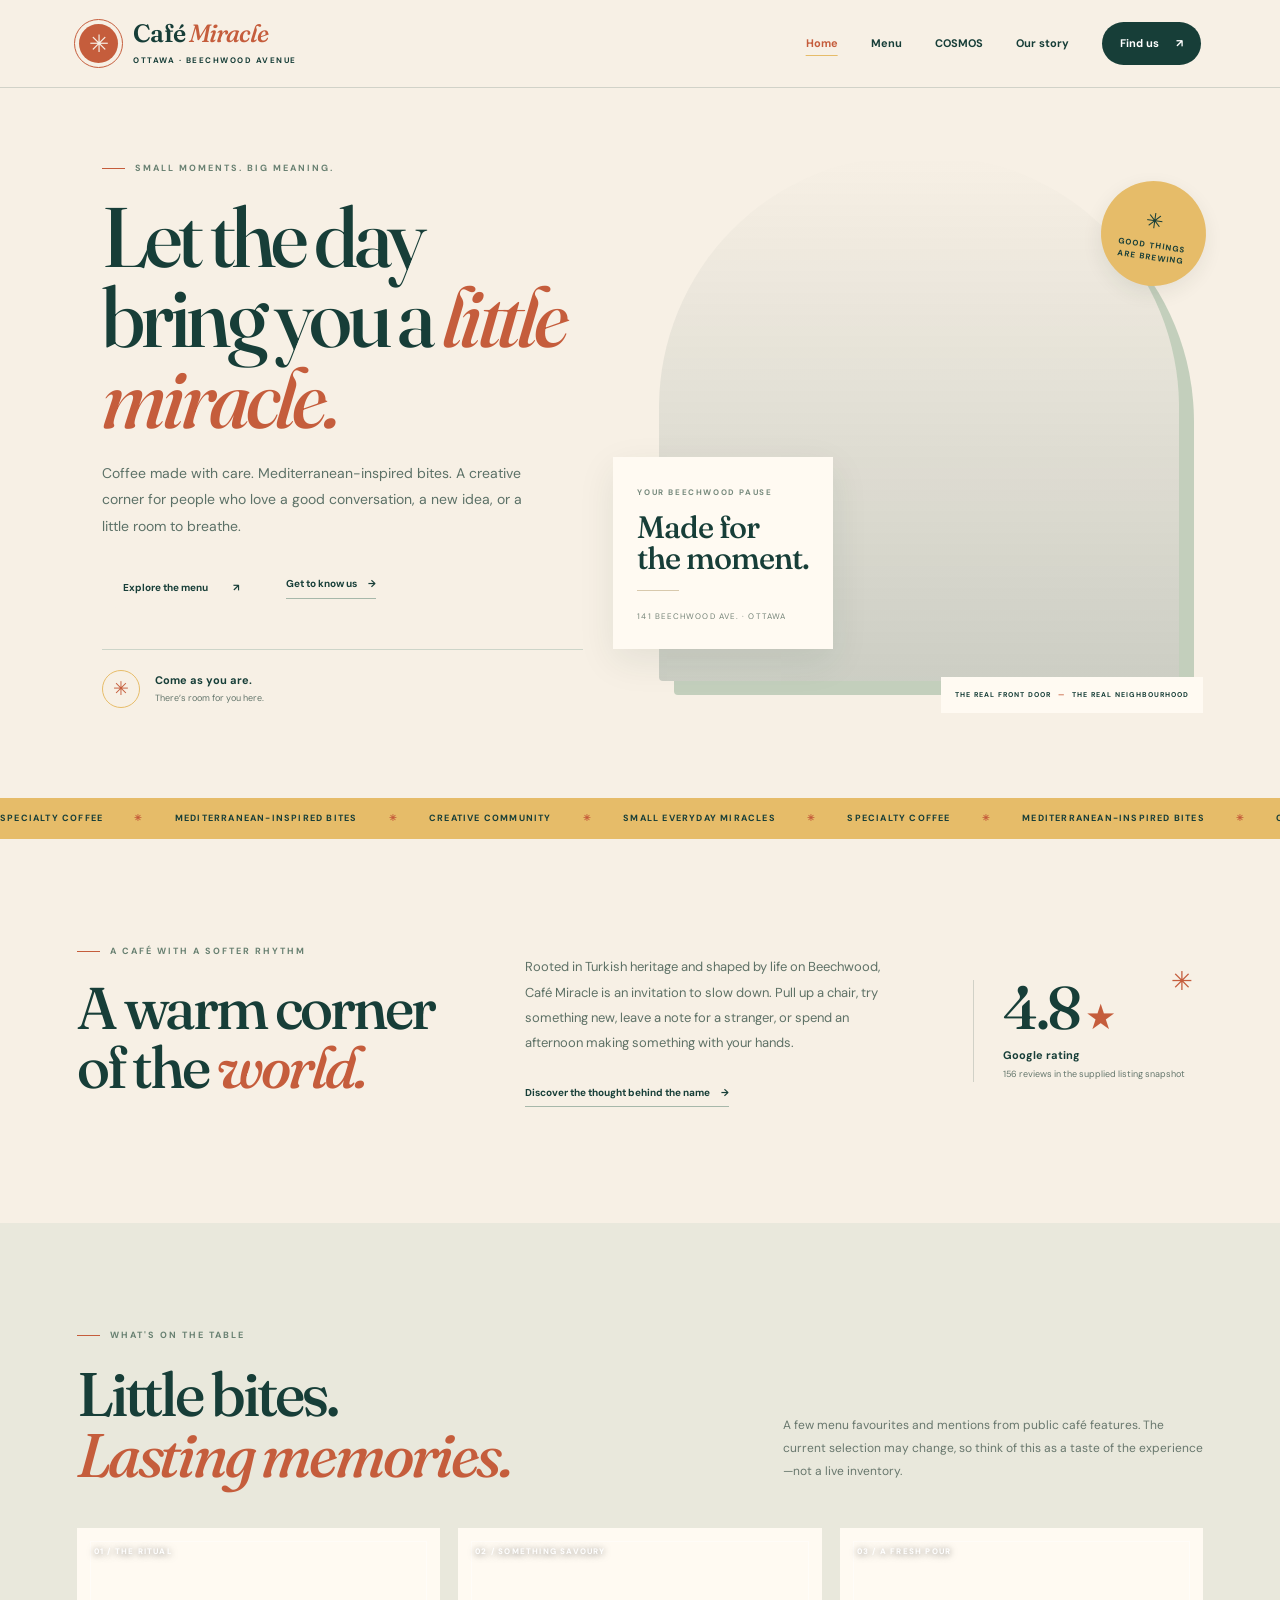
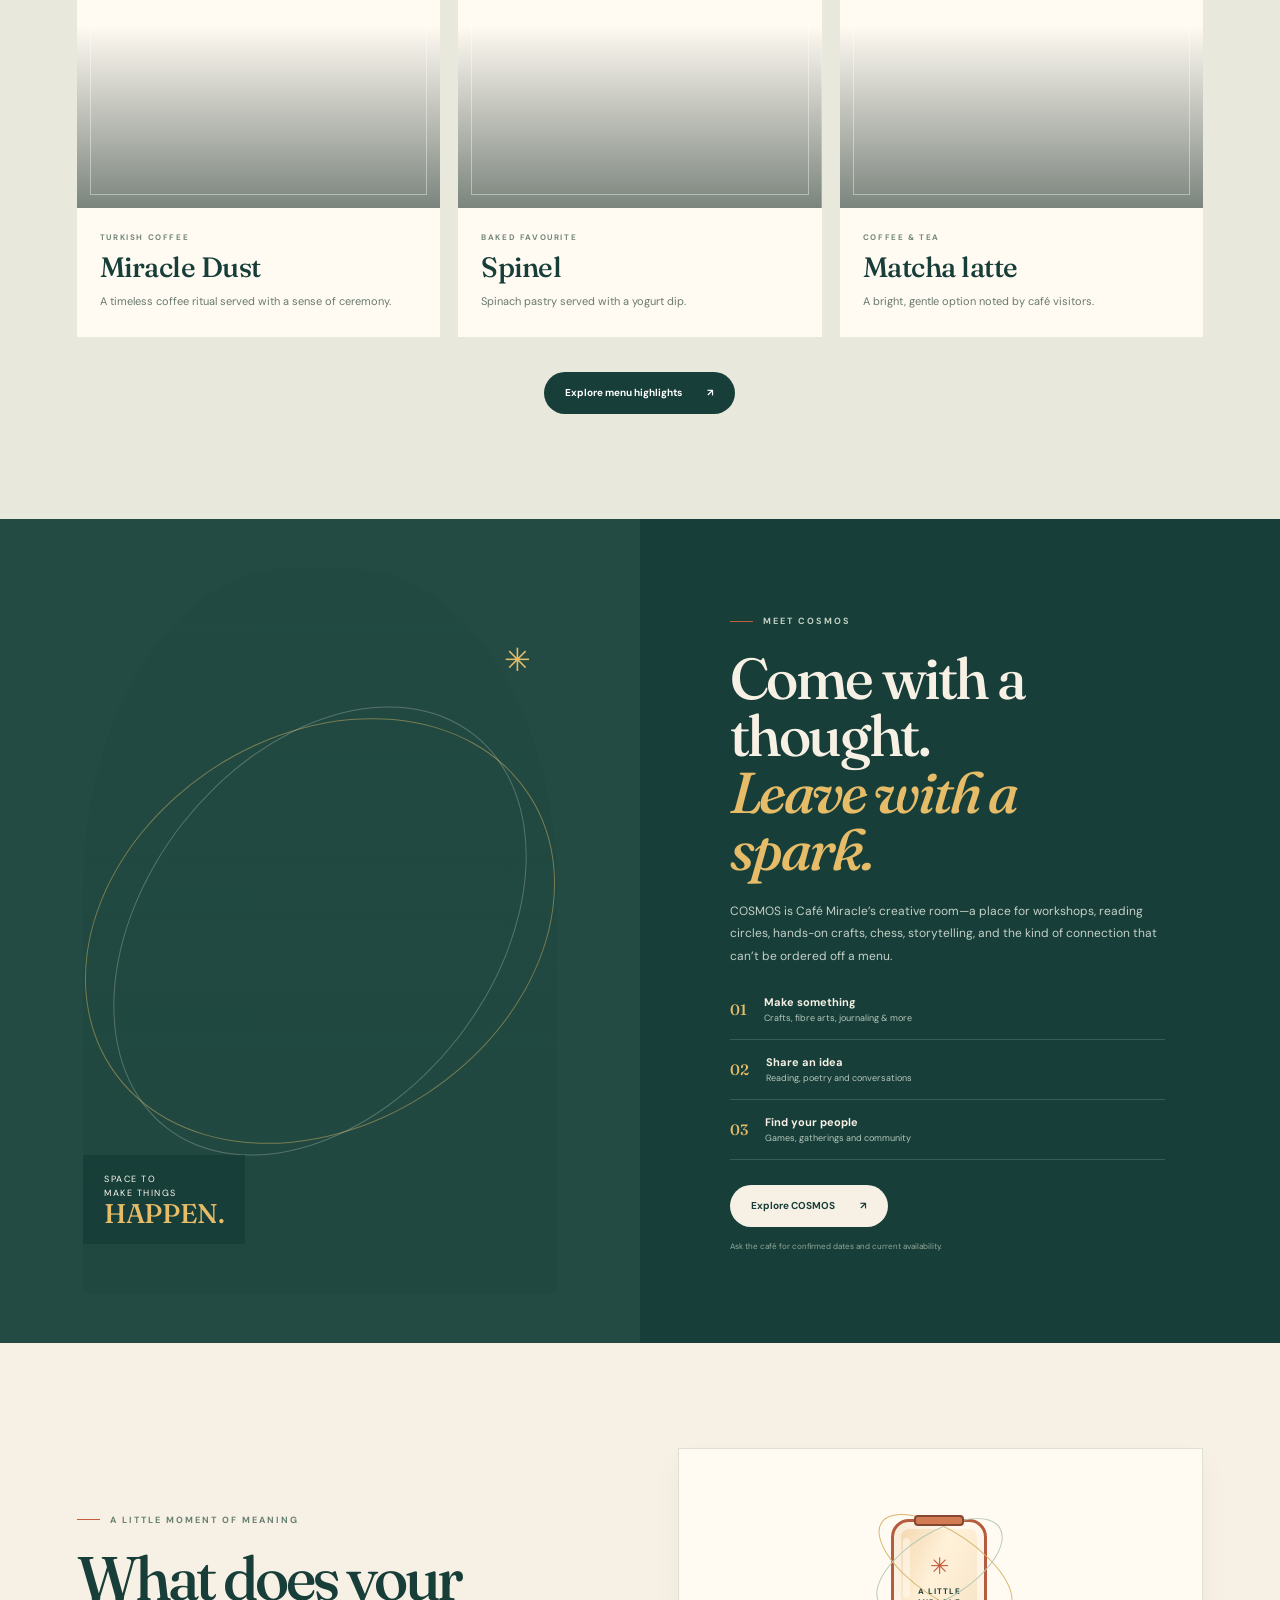
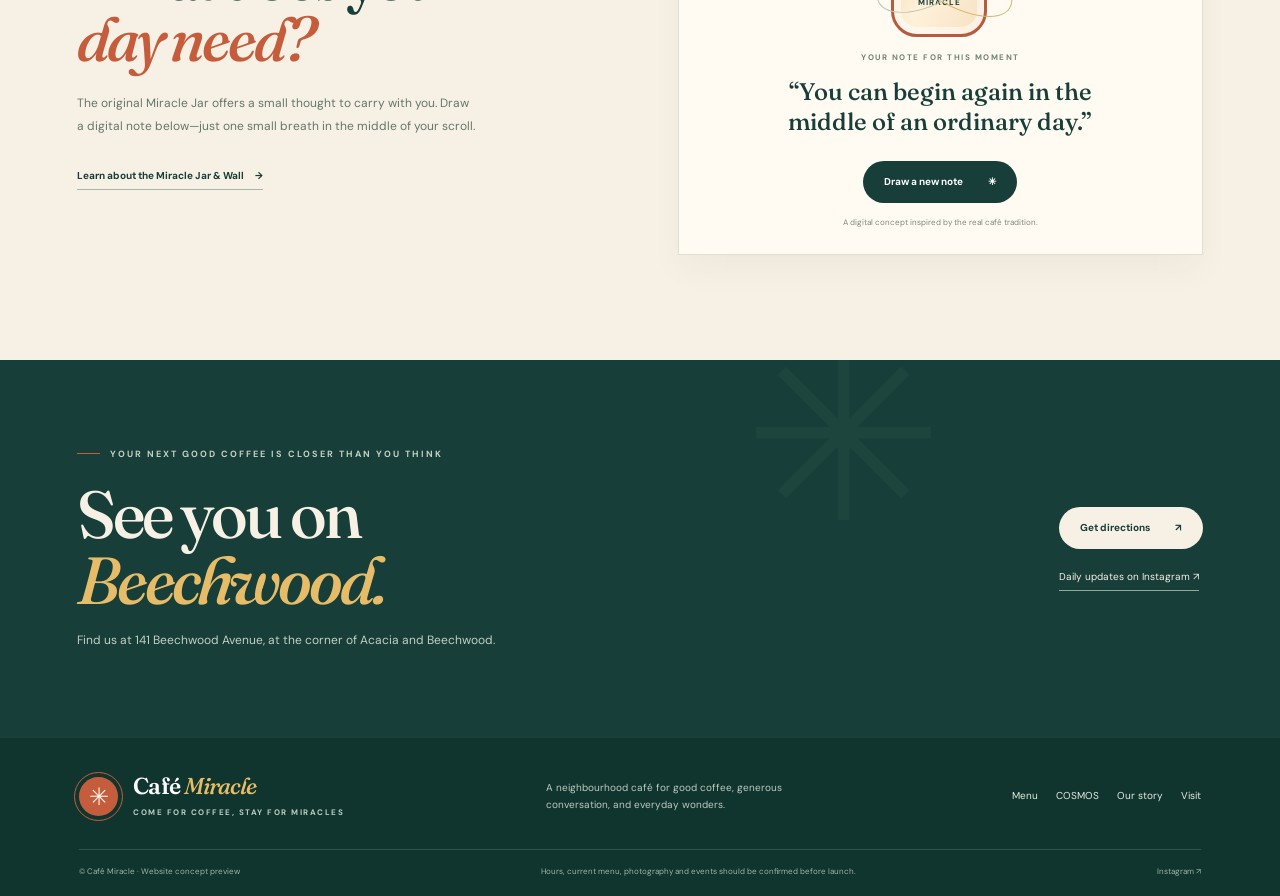
<file: index.html>
<!doctype html>
<html lang="en">
<head>
  <meta charset="utf-8"><meta name="viewport" content="width=device-width,initial-scale=1"><meta name="theme-color" content="#173e38">
  <meta name="description" content="A neighbourhood café with specialty coffee, Mediterranean-inspired bites, a community Miracle Jar, and the COSMOS creative room — Café Miracle, Ottawa.">
  <title>Café Miracle — Come for coffee, stay for miracles</title>
  <link rel="preconnect" href="https://fonts.googleapis.com"><link rel="preconnect" href="https://fonts.gstatic.com" crossorigin>
  <link href="https://fonts.googleapis.com/css2?family=DM+Sans:wght@400;500;600;700&family=Fraunces:opsz,wght@9..144,400;9..144,500;9..144,600;9..144,700&display=swap" rel="stylesheet">
  <link rel="stylesheet" href="assets/premium.css"><script defer src="assets/premium.js"></script>
</head>
<body data-page="home">
  <a class="skip-link" href="#main">Skip to content</a>
  <header class="site-header"><a class="wordmark" href="index.html"><span class="wordmark-symbol">✳</span><span>Café <em>Miracle</em><small>OTTAWA · BEECHWOOD AVENUE</small></span></a><button class="nav-toggle" aria-expanded="false" aria-controls="site-nav" aria-label="Open navigation">☰</button><nav id="site-nav" class="site-nav"><a data-link="home" href="index.html">Home</a><a data-link="menu" href="menu.html">Menu</a><a data-link="cosmos" href="cosmos.html">COSMOS</a><a data-link="story" href="story.html">Our story</a><a data-link="visit" class="nav-pill" href="visit.html">Find us <span>↗</span></a></nav></header>
  <main id="main">
    <section class="premium-hero page-wrap">
      <div class="hero-text reveal"><p class="eyebrow"><span></span> SMALL MOMENTS. BIG MEANING.</p><h1>Let the day<br>bring you a <em>little<br>miracle.</em></h1><p class="hero-intro">Coffee made with care. Mediterranean-inspired bites. A creative corner for people who love a good conversation, a new idea, or a little room to breathe.</p><div class="action-row"><a class="btn btn-cream" href="menu.html">Explore the menu <span>↗</span></a><a class="under-link" href="story.html">Get to know us <span>→</span></a></div><div class="hero-signoff"><span class="round-spark">✳</span><span><strong>Come as you are.</strong><small>There’s room for you here.</small></span></div></div>
      <div class="hero-scene reveal"><div class="scene-image" role="img" aria-label="Café Miracle's Beechwood Avenue storefront, blue steps, and cheerful flowers"></div><div class="scene-card"><span class="scene-card-kicker">YOUR BEECHWOOD PAUSE</span><strong>Made for<br>the moment.</strong><span class="scene-rule"></span><small>141 BEECHWOOD AVE. · OTTAWA</small></div><div class="floating-seal"><span>✳</span><small>GOOD THINGS<br>ARE BREWING</small></div><div class="image-credit">THE REAL FRONT DOOR <span>—</span> THE REAL NEIGHBOURHOOD</div></div>
    </section>
    <div class="marquee-strip" aria-label="What makes Café Miracle special"><div>Specialty coffee <span>✳</span> Mediterranean-inspired bites <span>✳</span> Creative community <span>✳</span> Small everyday miracles <span>✳</span> Specialty coffee <span>✳</span> Mediterranean-inspired bites <span>✳</span> Creative community <span>✳</span> Small everyday miracles <span>✳</span></div></div>

    <section class="intro-grid page-wrap section-space reveal"><div><p class="eyebrow"><span></span> A CAFÉ WITH A SOFTER RHYTHM</p><h2>A warm corner<br>of the <em>world.</em></h2></div><div class="intro-copy"><p>Rooted in Turkish heritage and shaped by life on Beechwood, Café Miracle is an invitation to slow down. Pull up a chair, try something new, leave a note for a stranger, or spend an afternoon making something with your hands.</p><a class="under-link" href="story.html">Discover the thought behind the name <span>→</span></a></div><div class="metric-card"><span class="metric-star">✳</span><strong>4.8<span>★</span></strong><p>Google rating<br><small>156 reviews in the supplied listing snapshot</small></p></div></section>

    <section class="menu-preview section-space"><div class="page-wrap"><div class="section-top reveal"><div><p class="eyebrow"><span></span> WHAT'S ON THE TABLE</p><h2>Little bites.<br><em>Lasting memories.</em></h2></div><p>A few menu favourites and mentions from public café features. The current selection may change, so think of this as a taste of the experience—not a live inventory.</p></div><div class="feature-menu-grid"><article class="feature-food reveal"><div class="food-img image-turkish"><span>01 / THE RITUAL</span></div><div class="food-copy"><p class="food-label">TURKISH COFFEE</p><h3>Miracle Dust</h3><p>A timeless coffee ritual served with a sense of ceremony.</p></div></article><article class="feature-food reveal"><div class="food-img image-bake"><span>02 / SOMETHING SAVOURY</span></div><div class="food-copy"><p class="food-label">BAKED FAVOURITE</p><h3>Spinel</h3><p>Spinach pastry served with a yogurt dip.</p></div></article><article class="feature-food reveal"><div class="food-img image-matcha"><span>03 / A FRESH POUR</span></div><div class="food-copy"><p class="food-label">COFFEE & TEA</p><h3>Matcha latte</h3><p>A bright, gentle option noted by café visitors.</p></div></article></div><div class="center-action"><a class="btn btn-dark" href="menu.html">Explore menu highlights <span>↗</span></a></div></div></section>

    <section class="cosmos-feature"><div class="cosmos-visual reveal"><div class="cosmos-picture" role="img" aria-label="Creative work table in a warm community space"></div><div class="orbit orbit-a"></div><div class="orbit orbit-b"></div><div class="cosmos-number">SPACE TO<br>MAKE THINGS<br><strong>HAPPEN.</strong></div><span class="cosmos-spark">✳</span></div><div class="cosmos-text reveal"><p class="eyebrow eyebrow-light"><span></span> MEET COSMOS</p><h2>Come with a thought.<br><em>Leave with a spark.</em></h2><p>COSMOS is Café Miracle’s creative room—a place for workshops, reading circles, hands-on crafts, chess, storytelling, and the kind of connection that can’t be ordered off a menu.</p><div class="mini-activity"><span>01</span><div><strong>Make something</strong><small>Crafts, fibre arts, journaling & more</small></div></div><div class="mini-activity"><span>02</span><div><strong>Share an idea</strong><small>Reading, poetry and conversations</small></div></div><div class="mini-activity"><span>03</span><div><strong>Find your people</strong><small>Games, gatherings and community</small></div></div><a class="btn btn-cream" href="cosmos.html">Explore COSMOS <span>↗</span></a><p class="micro-note">Ask the café for confirmed dates and current availability.</p></div></section>

    <section class="jar-feature page-wrap section-space"><div class="jar-copy reveal"><p class="eyebrow"><span></span> A LITTLE MOMENT OF MEANING</p><h2>What does your<br><em>day need?</em></h2><p>The original Miracle Jar offers a small thought to carry with you. Draw a digital note below—just one small breath in the middle of your scroll.</p><a class="under-link" href="story.html">Learn about the Miracle Jar & Wall <span>→</span></a></div><div class="jar-experience reveal"><div class="jar-drawing" aria-hidden="true"><span class="jar-lid"></span><span class="jar-glass"><span class="jar-glint">✳</span><span class="jar-letter">A LITTLE<br>MIRACLE</span></span><i class="jar-orbit orbit-left"></i><i class="jar-orbit orbit-right"></i></div><p class="jar-label">YOUR NOTE FOR THIS MOMENT</p><blockquote id="jar-message" aria-live="polite">“You can begin again in the middle of an ordinary day.”</blockquote><button class="btn btn-dark" id="jar-draw">Draw a new note <span>✳</span></button><small class="micro-note">A digital concept inspired by the real café tradition.</small></div></section>

    <section class="visit-banner"><div class="page-wrap visit-banner-inner reveal"><div><p class="eyebrow eyebrow-light"><span></span> YOUR NEXT GOOD COFFEE IS CLOSER THAN YOU THINK</p><h2>See you on<br><em>Beechwood.</em></h2><p>Find us at 141 Beechwood Avenue, at the corner of Acacia and Beechwood.</p></div><div class="banner-actions"><a class="btn btn-cream" href="https://www.google.com/maps/search/?api=1&query=141+Beechwood+Ave+Ottawa+ON+K1M+1L4" target="_blank" rel="noopener">Get directions <span>↗</span></a><a class="banner-social" href="https://www.instagram.com/beechwoodmiracle/" target="_blank" rel="noopener">Daily updates on Instagram ↗</a></div><span class="banner-flower">✳</span></div></section>
  </main>
  <footer class="site-footer"><div class="footer-top"><a class="wordmark wordmark-footer" href="index.html"><span class="wordmark-symbol">✳</span><span>Café <em>Miracle</em><small>COME FOR COFFEE, STAY FOR MIRACLES</small></span></a><p>A neighbourhood café for good coffee, generous conversation, and everyday wonders.</p><div class="footer-links"><a href="menu.html">Menu</a><a href="cosmos.html">COSMOS</a><a href="story.html">Our story</a><a href="visit.html">Visit</a></div></div><div class="footer-bottom"><span>© Café Miracle · Website concept preview</span><span>Hours, current menu, photography and events should be confirmed before launch.</span><a href="https://www.instagram.com/beechwoodmiracle/" target="_blank" rel="noopener">Instagram ↗</a></div></footer>
</body></html>
</file>
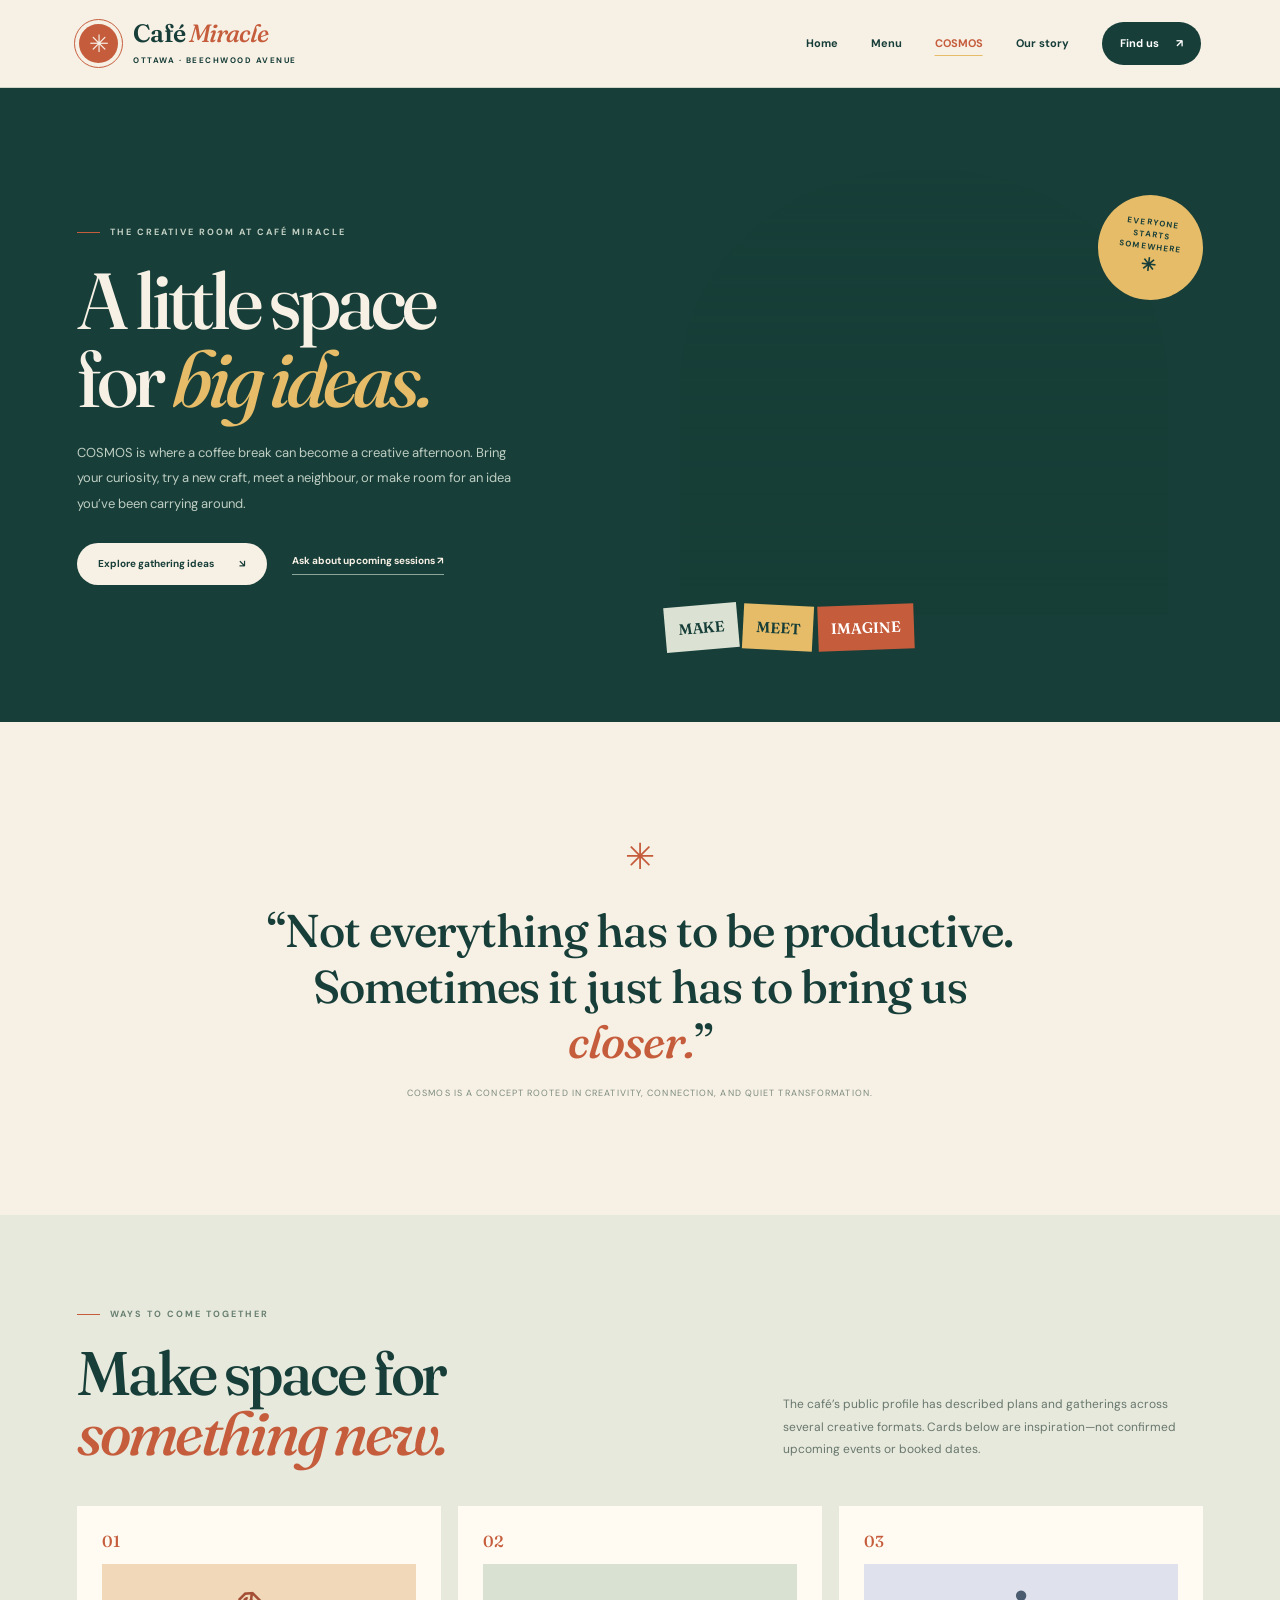
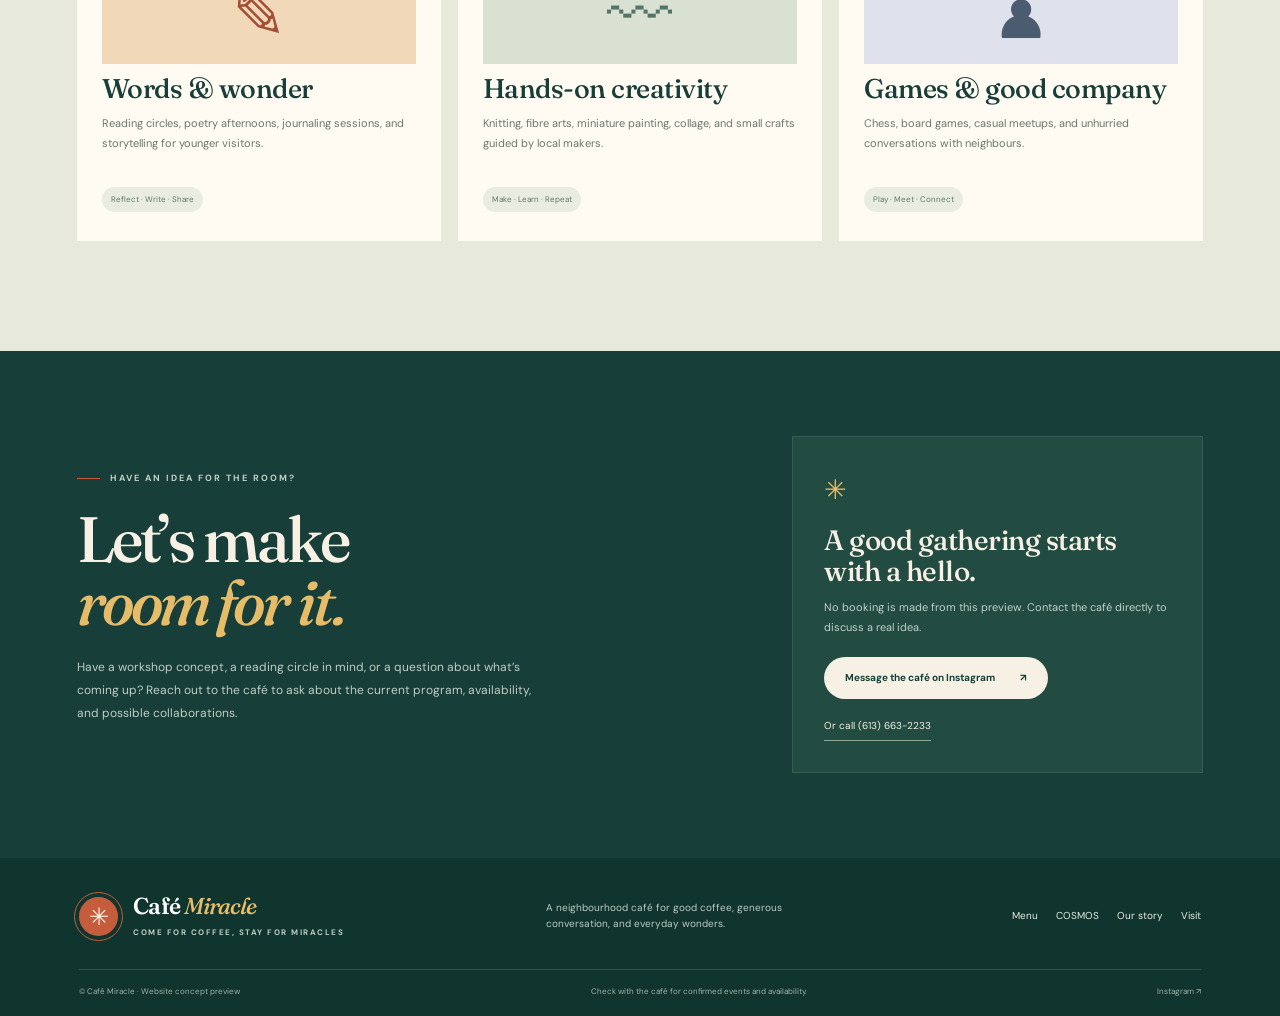
<file: cosmos.html>
<!doctype html><html lang="en"><head><meta charset="utf-8"><meta name="viewport" content="width=device-width,initial-scale=1"><meta name="theme-color" content="#173e38"><meta name="description" content="Discover COSMOS, Café Miracle's creative community room for workshops, reading circles, crafts, games, and connection."><title>COSMOS — Café Miracle</title><link rel="preconnect" href="https://fonts.googleapis.com"><link rel="preconnect" href="https://fonts.gstatic.com" crossorigin><link href="https://fonts.googleapis.com/css2?family=DM+Sans:wght@400;500;600;700&family=Fraunces:opsz,wght@9..144,400;9..144,500;9..144,600;9..144,700&display=swap" rel="stylesheet"><link rel="stylesheet" href="assets/premium.css"><script defer src="assets/premium.js"></script></head><body data-page="cosmos"><a class="skip-link" href="#main">Skip to content</a><header class="site-header"><a class="wordmark" href="index.html"><span class="wordmark-symbol">✳</span><span>Café <em>Miracle</em><small>OTTAWA · BEECHWOOD AVENUE</small></span></a><button class="nav-toggle" aria-expanded="false" aria-controls="site-nav" aria-label="Open navigation">☰</button><nav id="site-nav" class="site-nav"><a data-link="home" href="index.html">Home</a><a data-link="menu" href="menu.html">Menu</a><a data-link="cosmos" href="cosmos.html">COSMOS</a><a data-link="story" href="story.html">Our story</a><a data-link="visit" class="nav-pill" href="visit.html">Find us <span>↗</span></a></nav></header>
<main id="main"><section class="cosmos-page-hero"><div class="page-wrap cosmos-page-grid"><div class="cosmos-page-copy reveal"><p class="eyebrow eyebrow-light"><span></span> THE CREATIVE ROOM AT CAFÉ MIRACLE</p><h1>A little space<br>for <em>big ideas.</em></h1><p>COSMOS is where a coffee break can become a creative afternoon. Bring your curiosity, try a new craft, meet a neighbour, or make room for an idea you’ve been carrying around.</p><div class="action-row"><a class="btn btn-cream" href="#formats">Explore gathering ideas <span>↘</span></a><a class="under-link under-link-light" href="https://www.instagram.com/beechwoodmiracle/" target="_blank" rel="noopener">Ask about upcoming sessions ↗</a></div></div><div class="cosmos-page-image reveal"><div class="cosmos-main-photo" role="img" aria-label="A cosy art and craft table ready for a creative gathering"></div><div class="cosmos-collage"><span>MAKE</span><span>MEET</span><span>IMAGINE</span></div><div class="cosmos-page-sticker">EVERYONE<br>STARTS<br>SOMEWHERE <strong>✳</strong></div></div></div></section>
<section class="cosmos-manifesto page-wrap section-space"><div class="manifesto-symbol">✳</div><p class="manifesto-quote">“Not everything has to be productive. Sometimes it just has to bring us <em>closer.</em>”</p><p class="manifesto-note">COSMOS is a concept rooted in creativity, connection, and quiet transformation.</p></section>
<section class="formats-section section-space" id="formats"><div class="page-wrap"><div class="section-top"><div><p class="eyebrow"><span></span> WAYS TO COME TOGETHER</p><h2>Make space for<br><em>something new.</em></h2></div><p>The café’s public profile has described plans and gatherings across several creative formats. Cards below are inspiration—not confirmed upcoming events or booked dates.</p></div><div class="format-grid"><article class="format-card reveal"><span class="format-num">01</span><div class="format-visual visual-journal">✎</div><h3>Words & wonder</h3><p>Reading circles, poetry afternoons, journaling sessions, and storytelling for younger visitors.</p><span class="format-tag">Reflect · Write · Share</span></article><article class="format-card reveal"><span class="format-num">02</span><div class="format-visual visual-thread">〰</div><h3>Hands-on creativity</h3><p>Knitting, fibre arts, miniature painting, collage, and small crafts guided by local makers.</p><span class="format-tag">Make · Learn · Repeat</span></article><article class="format-card reveal"><span class="format-num">03</span><div class="format-visual visual-games">♟</div><h3>Games & good company</h3><p>Chess, board games, casual meetups, and unhurried conversations with neighbours.</p><span class="format-tag">Play · Meet · Connect</span></article></div></div></section>
<section class="host-idea-section"><div class="page-wrap host-idea-inner"><div><p class="eyebrow eyebrow-light"><span></span> HAVE AN IDEA FOR THE ROOM?</p><h2>Let’s make<br><em>room for it.</em></h2><p>Have a workshop concept, a reading circle in mind, or a question about what’s coming up? Reach out to the café to ask about the current program, availability, and possible collaborations.</p></div><div class="host-idea-card"><span class="idea-asterisk">✳</span><h3>A good gathering starts with a hello.</h3><p>No booking is made from this preview. Contact the café directly to discuss a real idea.</p><a class="btn btn-cream" href="https://www.instagram.com/beechwoodmiracle/" target="_blank" rel="noopener">Message the café on Instagram <span>↗</span></a><a class="text-on-dark" href="tel:+16136632233">Or call (613) 663-2233</a></div></div></section>
</main><footer class="site-footer"><div class="footer-top"><a class="wordmark wordmark-footer" href="index.html"><span class="wordmark-symbol">✳</span><span>Café <em>Miracle</em><small>COME FOR COFFEE, STAY FOR MIRACLES</small></span></a><p>A neighbourhood café for good coffee, generous conversation, and everyday wonders.</p><div class="footer-links"><a href="menu.html">Menu</a><a href="cosmos.html">COSMOS</a><a href="story.html">Our story</a><a href="visit.html">Visit</a></div></div><div class="footer-bottom"><span>© Café Miracle · Website concept preview</span><span>Check with the café for confirmed events and availability.</span><a href="https://www.instagram.com/beechwoodmiracle/" target="_blank" rel="noopener">Instagram ↗</a></div></footer></body></html>
</file>
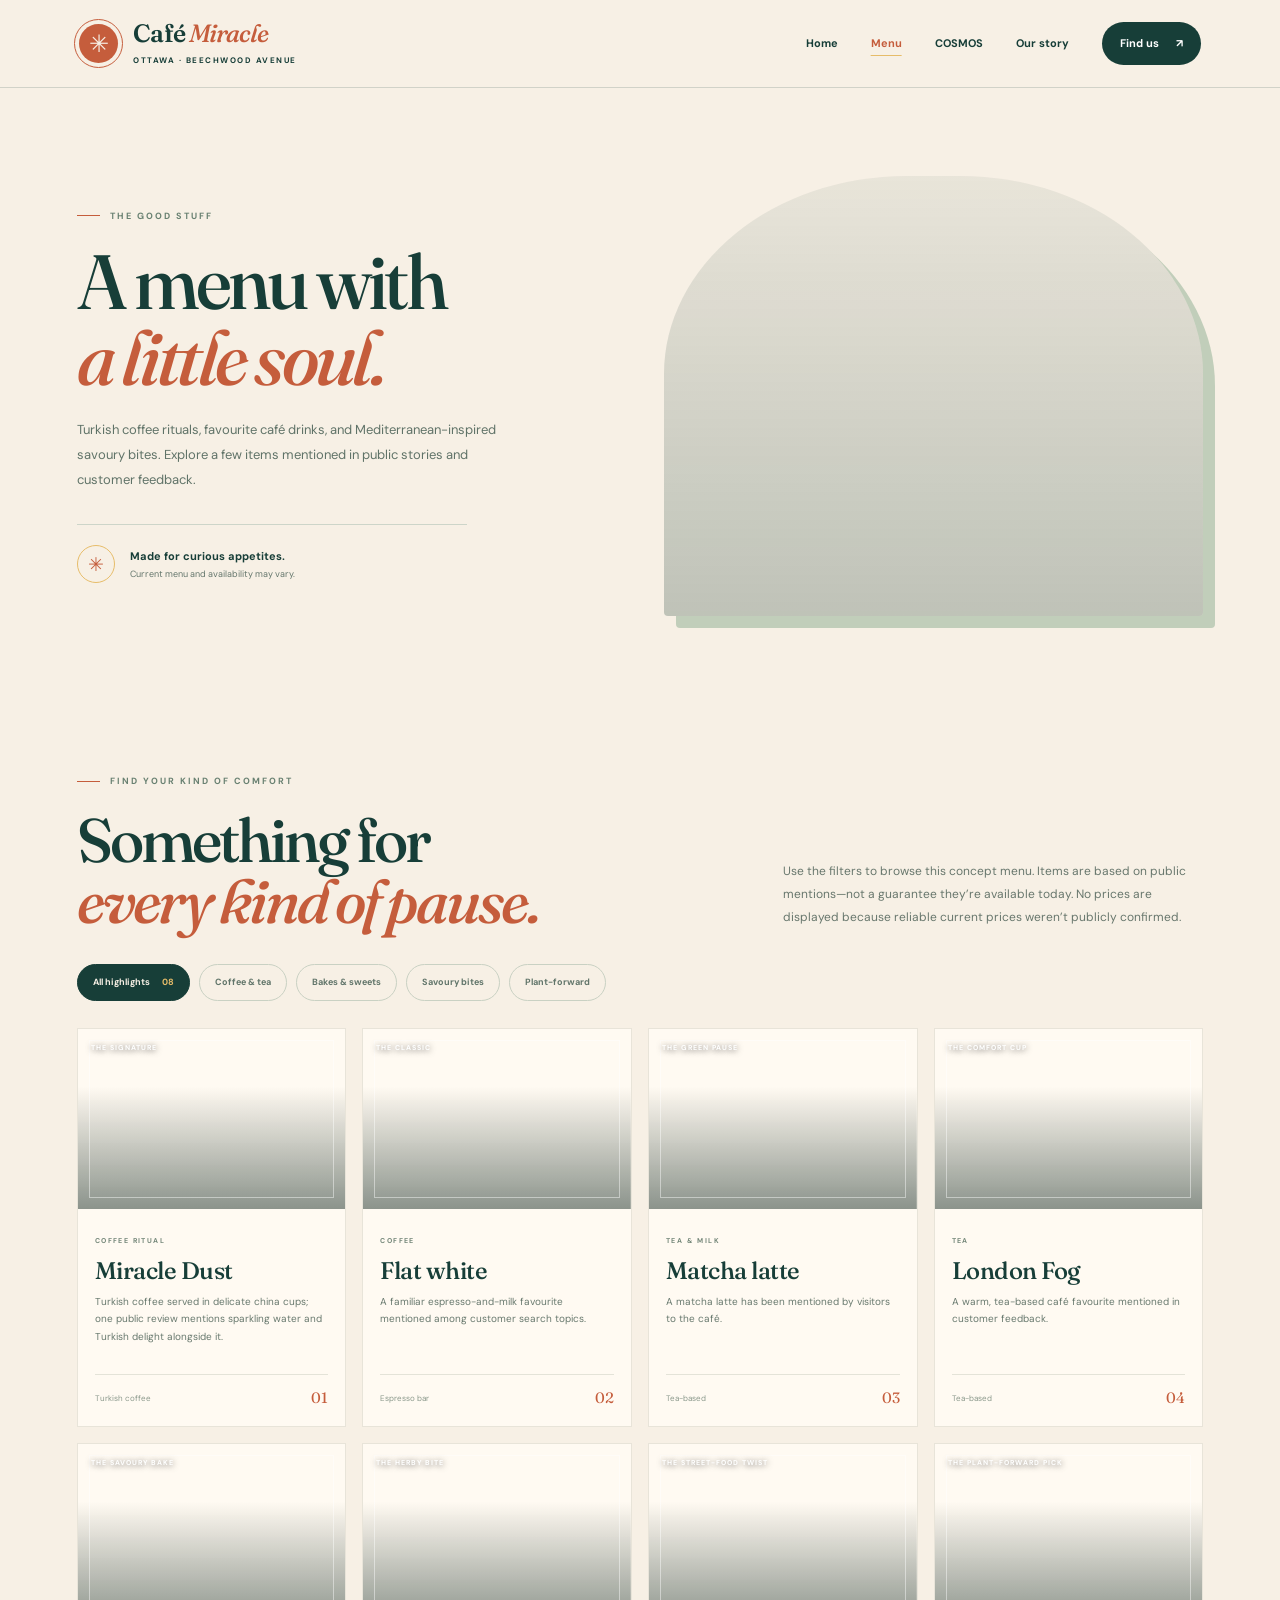
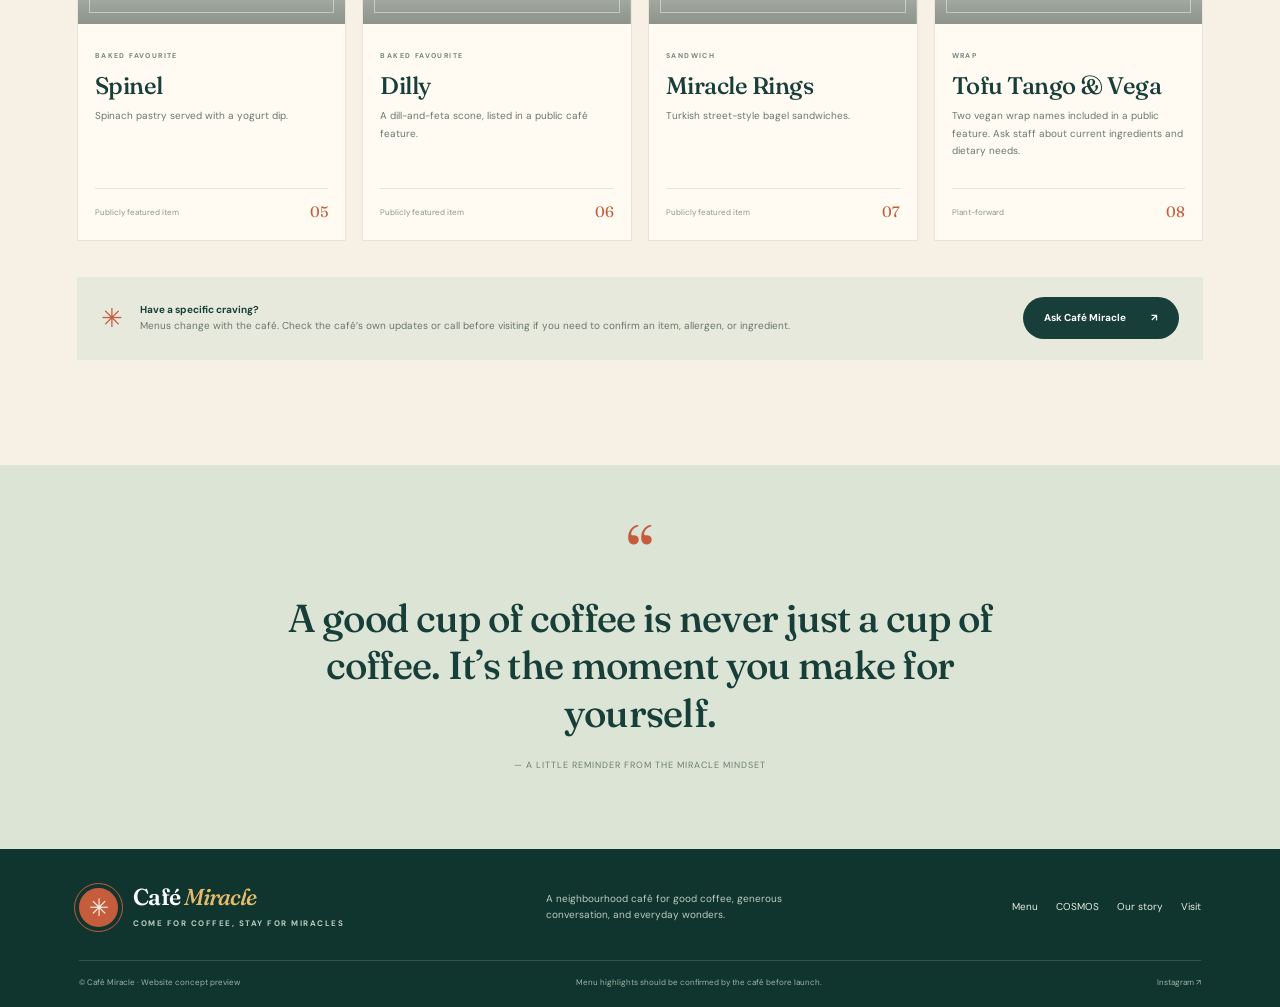
<file: menu.html>
<!doctype html><html lang="en"><head><meta charset="utf-8"><meta name="viewport" content="width=device-width,initial-scale=1"><meta name="theme-color" content="#173e38"><meta name="description" content="Explore Café Miracle menu highlights: Turkish coffee, coffee and tea, baked treats, and Mediterranean-inspired bites."><title>Menu highlights — Café Miracle</title><link rel="preconnect" href="https://fonts.googleapis.com"><link rel="preconnect" href="https://fonts.gstatic.com" crossorigin><link href="https://fonts.googleapis.com/css2?family=DM+Sans:wght@400;500;600;700&family=Fraunces:opsz,wght@9..144,400;9..144,500;9..144,600;9..144,700&display=swap" rel="stylesheet"><link rel="stylesheet" href="assets/premium.css"><script defer src="assets/premium.js"></script></head><body data-page="menu"><a class="skip-link" href="#main">Skip to content</a><header class="site-header"><a class="wordmark" href="index.html"><span class="wordmark-symbol">✳</span><span>Café <em>Miracle</em><small>OTTAWA · BEECHWOOD AVENUE</small></span></a><button class="nav-toggle" aria-expanded="false" aria-controls="site-nav" aria-label="Open navigation">☰</button><nav id="site-nav" class="site-nav"><a data-link="home" href="index.html">Home</a><a data-link="menu" href="menu.html">Menu</a><a data-link="cosmos" href="cosmos.html">COSMOS</a><a data-link="story" href="story.html">Our story</a><a data-link="visit" class="nav-pill" href="visit.html">Find us <span>↗</span></a></nav></header>
<main id="main"><section class="page-hero page-wrap"><div class="page-hero-copy reveal"><p class="eyebrow"><span></span> THE GOOD STUFF</p><h1>A menu with<br><em>a little soul.</em></h1><p>Turkish coffee rituals, favourite café drinks, and Mediterranean-inspired savoury bites. Explore a few items mentioned in public stories and customer feedback.</p><div class="page-hero-foot"><span class="round-spark">✳</span><span><strong>Made for curious appetites.</strong><small>Current menu and availability may vary.</small></span></div></div><div class="page-hero-image menu-hero-img" role="img" aria-label="A freshly prepared coffee beside a small pastry"></div></section>
<section class="menu-browser page-wrap section-space"><div class="section-top"><div><p class="eyebrow"><span></span> FIND YOUR KIND OF COMFORT</p><h2>Something for<br><em>every kind of pause.</em></h2></div><p>Use the filters to browse this concept menu. Items are based on public mentions—not a guarantee they’re available today. No prices are displayed because reliable current prices weren’t publicly confirmed.</p></div><div class="filter-row" role="group" aria-label="Filter menu highlights"><button class="filter-chip active" data-filter="all" aria-pressed="true">All highlights <span>08</span></button><button class="filter-chip" data-filter="coffee" aria-pressed="false">Coffee & tea</button><button class="filter-chip" data-filter="bakes" aria-pressed="false">Bakes & sweets</button><button class="filter-chip" data-filter="savoury" aria-pressed="false">Savoury bites</button><button class="filter-chip" data-filter="plant" aria-pressed="false">Plant-forward</button></div><div class="menu-browser-grid">
<article class="menu-item-card" data-category="coffee"><div class="menu-item-photo photo-miracle"><span>THE SIGNATURE</span></div><div class="menu-item-copy"><span class="item-category">COFFEE RITUAL</span><h3>Miracle Dust</h3><p>Turkish coffee served in delicate china cups; one public review mentions sparkling water and Turkish delight alongside it.</p><div class="item-meta"><span>Turkish coffee</span><span>01</span></div></div></article>
<article class="menu-item-card" data-category="coffee"><div class="menu-item-photo photo-flatwhite"><span>THE CLASSIC</span></div><div class="menu-item-copy"><span class="item-category">COFFEE</span><h3>Flat white</h3><p>A familiar espresso-and-milk favourite mentioned among customer search topics.</p><div class="item-meta"><span>Espresso bar</span><span>02</span></div></div></article>
<article class="menu-item-card" data-category="coffee"><div class="menu-item-photo photo-matcha"><span>THE GREEN PAUSE</span></div><div class="menu-item-copy"><span class="item-category">TEA & MILK</span><h3>Matcha latte</h3><p>A matcha latte has been mentioned by visitors to the café.</p><div class="item-meta"><span>Tea-based</span><span>03</span></div></div></article>
<article class="menu-item-card" data-category="coffee"><div class="menu-item-photo photo-tea"><span>THE COMFORT CUP</span></div><div class="menu-item-copy"><span class="item-category">TEA</span><h3>London Fog</h3><p>A warm, tea-based café favourite mentioned in customer feedback.</p><div class="item-meta"><span>Tea-based</span><span>04</span></div></div></article>
<article class="menu-item-card" data-category="bakes"><div class="menu-item-photo photo-spinel"><span>THE SAVOURY BAKE</span></div><div class="menu-item-copy"><span class="item-category">BAKED FAVOURITE</span><h3>Spinel</h3><p>Spinach pastry served with a yogurt dip.</p><div class="item-meta"><span>Publicly featured item</span><span>05</span></div></div></article>
<article class="menu-item-card" data-category="bakes"><div class="menu-item-photo photo-dilly"><span>THE HERBY BITE</span></div><div class="menu-item-copy"><span class="item-category">BAKED FAVOURITE</span><h3>Dilly</h3><p>A dill-and-feta scone, listed in a public café feature.</p><div class="item-meta"><span>Publicly featured item</span><span>06</span></div></div></article>
<article class="menu-item-card" data-category="savoury"><div class="menu-item-photo photo-rings"><span>THE STREET-FOOD TWIST</span></div><div class="menu-item-copy"><span class="item-category">SANDWICH</span><h3>Miracle Rings</h3><p>Turkish street-style bagel sandwiches.</p><div class="item-meta"><span>Publicly featured item</span><span>07</span></div></div></article>
<article class="menu-item-card" data-category="plant savoury"><div class="menu-item-photo photo-vegan"><span>THE PLANT-FORWARD PICK</span></div><div class="menu-item-copy"><span class="item-category">WRAP</span><h3>Tofu Tango & Vega</h3><p>Two vegan wrap names included in a public feature. Ask staff about current ingredients and dietary needs.</p><div class="item-meta"><span>Plant-forward</span><span>08</span></div></div></article>
</div><p class="filter-empty" hidden>No highlights in this category yet. Choose another filter to keep exploring.</p><div class="menu-disclaimer"><span>✳</span><p><strong>Have a specific craving?</strong><br>Menus change with the café. Check the café’s own updates or call before visiting if you need to confirm an item, allergen, or ingredient.</p><a class="btn btn-dark" href="visit.html">Ask Café Miracle <span>↗</span></a></div></section><section class="quote-band"><div class="quote-mark">“</div><blockquote>A good cup of coffee is never just a cup of coffee. It’s the moment you make for yourself.</blockquote><span>— A little reminder from the Miracle mindset</span></section></main>
<footer class="site-footer"><div class="footer-top"><a class="wordmark wordmark-footer" href="index.html"><span class="wordmark-symbol">✳</span><span>Café <em>Miracle</em><small>COME FOR COFFEE, STAY FOR MIRACLES</small></span></a><p>A neighbourhood café for good coffee, generous conversation, and everyday wonders.</p><div class="footer-links"><a href="menu.html">Menu</a><a href="cosmos.html">COSMOS</a><a href="story.html">Our story</a><a href="visit.html">Visit</a></div></div><div class="footer-bottom"><span>© Café Miracle · Website concept preview</span><span>Menu highlights should be confirmed by the café before launch.</span><a href="https://www.instagram.com/beechwoodmiracle/" target="_blank" rel="noopener">Instagram ↗</a></div></footer></body></html>
</file>
<file: assets/premium.css>
:root{--forest:#173e38;--forest2:#234b43;--cream:#f7f0e5;--paper:#fffaf2;--rust:#c55d3c;--gold:#e6bc69;--sage:#c4d0bd;--mist:#e9e8dc;--inkmuted:#64766c;--serif:'Fraunces',Georgia,serif;--sans:'DM Sans',Arial,sans-serif;--line:rgba(23,62,56,.17)}*{box-sizing:border-box}html{scroll-behavior:smooth;scroll-padding-top:100px}body{margin:0;background:var(--cream);color:var(--forest);font:400 14px/1.65 var(--sans)}img{max-width:100%;display:block}a{color:inherit;text-decoration:none}button,input{font:inherit}button,a{touch-action:manipulation}.skip-link{position:absolute;left:-999px;top:8px;padding:10px 14px;background:var(--forest);color:#fff;z-index:300}.skip-link:focus{left:12px}.site-header{height:88px;padding:0 6.2vw;display:flex;align-items:center;justify-content:space-between;position:sticky;top:0;z-index:99;background:rgba(247,240,229,.95);backdrop-filter:blur(18px);border-bottom:1px solid var(--line)}.wordmark{display:flex;align-items:center;gap:11px;font:600 25px/.92 var(--serif);letter-spacing:-.9px;white-space:nowrap}.wordmark em{color:var(--rust);font-weight:500}.wordmark small{display:block;font:700 8px var(--sans);letter-spacing:1.5px;margin-top:10px}.wordmark-symbol{width:39px;height:39px;display:grid;place-items:center;background:var(--rust);color:var(--cream);border-radius:50%;font:24px var(--sans);outline:1px solid var(--rust);outline-offset:4px;margin-right:4px}.site-nav{display:flex;align-items:center;gap:33px;font-size:11px;font-weight:700}.site-nav a{transition:color .2s}.site-nav a:hover,.site-nav a.active:not(.nav-pill){color:var(--rust)}.site-nav a.active:not(.nav-pill){text-decoration:underline;text-underline-offset:8px;text-decoration-color:var(--gold)}.nav-pill{background:var(--forest);color:white!important;border-radius:40px;padding:12px 18px}.nav-pill span{padding-left:14px}.nav-toggle{display:none;border:0;background:none;color:var(--forest);font-size:23px}.page-wrap{width:min(1280px,88%);margin-inline:auto}.section-space{padding-block:105px}.eyebrow{display:flex;align-items:center;gap:10px;font-size:9px;font-weight:700;letter-spacing:2px;text-transform:uppercase;color:#688071;margin:0 0 21px}.eyebrow>span:first-child{display:inline-block;width:23px;height:1px;background:var(--rust)}.eyebrow-light{color:#c3d0c4}h1,h2,h3,p{margin-top:0}h1,h2{font:500 clamp(45px,5vw,72px)/.99 var(--serif);letter-spacing:-3.1px;margin-bottom:22px}h1 em,h2 em{color:var(--rust);font-weight:500}h3{font:500 25px/1.1 var(--serif);letter-spacing:-.5px}.btn{display:inline-flex;align-items:center;justify-content:center;gap:25px;border:0;border-radius:99px;padding:15px 21px;font-size:10px;line-height:1.2;font-weight:700;cursor:pointer;transition:transform .2s,background .2s,color .2s;white-space:nowrap}.btn:hover{transform:translateY(-3px)}.btn-dark{background:var(--forest);color:white}.btn-dark:hover{background:#2d5d51}.btn-cream{background:var(--cream);color:var(--forest)}.btn-cream:hover{background:#fffaf2}.under-link{display:inline-block;font-size:10px;font-weight:700;border-bottom:1px solid #a7b8aa;padding:0 0 5px}.under-link span{margin-left:9px}.under-link:hover{color:var(--rust)}.under-link-light{color:var(--cream);border-color:#8da69a}.action-row{display:flex;align-items:center;gap:25px;flex-wrap:wrap}.hero-signoff,.page-hero-foot{display:flex;align-items:center;gap:15px;border-top:1px solid #cdd5c9;padding-top:20px;margin-top:40px}.round-spark{width:38px;height:38px;border:1px solid var(--gold);border-radius:50%;display:grid;place-items:center;font-size:19px;color:var(--rust)}.hero-signoff strong,.page-hero-foot strong{display:block;font-size:11px}.hero-signoff small,.page-hero-foot small{display:block;font-size:9px;color:var(--inkmuted);margin-top:2px}.reveal{animation:rise-in .72s both}@keyframes rise-in{from{opacity:0;transform:translateY(16px)}to{opacity:1;transform:translateY(0)}}.premium-hero{min-height:680px;display:grid;grid-template-columns:.93fr 1fr;gap:6vw;align-items:center;padding-block:68px 85px}.hero-text{padding-left:2vw}.hero-text h1{font-size:clamp(61px,6.6vw,91px);line-height:.95;letter-spacing:-4.2px}.hero-text h1 em{color:var(--rust)}.hero-intro{max-width:450px;color:#5c7167;font-size:14px;line-height:1.9;margin-bottom:27px}.hero-scene{position:relative;padding:0 24px 32px 0;min-width:0}.scene-image{min-height:510px;height:41vw;max-height:590px;background:linear-gradient(180deg,#173e3800,#173e3830),url('https://connectottawa.ca/static/home-page-images/800/604_0.webp') center/cover;border-radius:48% 48% 4px 4px;box-shadow:15px 14px 0 #c3cfbc}.scene-card{position:absolute;left:-46px;bottom:64px;background:var(--paper);padding:22px 24px 23px;min-width:215px;box-shadow:0 12px 35px #163d2c16}.scene-card-kicker{font-size:8px;font-weight:700;letter-spacing:1.6px;color:#778a7d}.scene-card strong{display:block;font:500 31px/1 var(--serif);letter-spacing:-1px;margin:10px 0 16px}.scene-rule{height:1px;background:#d8c9ad;display:block;width:42px;margin-bottom:12px}.scene-card small{font-size:8px;letter-spacing:1.1px;color:#758478}.floating-seal{position:absolute;right:-3px;top:25px;width:105px;height:105px;background:var(--gold);border-radius:50%;display:flex;align-items:center;justify-content:center;flex-direction:column;transform:rotate(8deg);box-shadow:0 7px 20px #202f2315}.floating-seal>span{font-size:21px}.floating-seal small{font-size:8px;letter-spacing:1.1px;font-weight:700;line-height:1.5;text-align:center}.image-credit{position:absolute;right:0;bottom:0;background:var(--paper);padding:12px 14px;font-size:7px;font-weight:700;letter-spacing:1px}.image-credit span{color:var(--rust);padding:0 4px}.marquee-strip{background:var(--gold);overflow:hidden;white-space:nowrap;padding:13px 0;color:var(--forest);font-size:9px;font-weight:700;letter-spacing:1.2px;text-transform:uppercase}.marquee-strip>div{width:max-content;animation:slide-loop 42s linear infinite}.marquee-strip span{padding:0 28px;color:var(--rust)}@keyframes slide-loop{to{transform:translateX(-50%)}}.intro-grid{display:grid;grid-template-columns:1fr 1fr .6fr;gap:5vw;align-items:center}.intro-grid h2{font-size:clamp(45px,4.6vw,64px)}.intro-copy p{font-size:13px;color:#5e7166;line-height:1.95;margin-bottom:24px}.metric-card{border-left:1px solid var(--line);padding-left:29px;position:relative}.metric-star{position:absolute;right:10px;top:-20px;color:var(--rust);font-size:26px}.metric-card>strong{font:500 60px/.9 var(--serif);letter-spacing:-3px;display:block}.metric-card>strong span{color:var(--rust);font-size:35px;margin-left:6px}.metric-card p{font-size:11px;font-weight:700;margin:12px 0 0}.metric-card small{font-weight:400;color:var(--inkmuted);font-size:9px}.menu-preview{background:#e9e8dc}.section-top{display:flex;justify-content:space-between;gap:5vw;align-items:end;margin-bottom:42px}.section-top h2{font-size:clamp(45px,4.8vw,67px);margin-bottom:0}.section-top>p{max-width:420px;color:#68776d;font-size:12px;line-height:1.9;margin-bottom:3px}.feature-menu-grid{display:grid;grid-template-columns:repeat(3,1fr);gap:18px}.feature-food{background:var(--paper);min-width:0}.food-img{height:280px;background-size:cover;background-position:center;position:relative}.food-img:after{content:'';position:absolute;inset:13px;border:1px solid #ffffff65;pointer-events:none}.food-img>span{position:absolute;z-index:1;left:17px;top:17px;color:white;text-shadow:0 1px 7px #0009;font-size:8px;font-weight:700;letter-spacing:1.2px}.image-turkish{background-image:linear-gradient(0deg,#152a2390,transparent 65%),url('https://images.unsplash.com/photo-1495474472287-4d71bcdd2085?auto=format&fit=crop&w=1200&q=85')}.image-bake{background-image:linear-gradient(0deg,#152a2390,transparent 65%),url('https://images.unsplash.com/photo-1509440159596-0249088772ff?auto=format&fit=crop&w=1200&q=85')}.image-matcha{background-image:linear-gradient(0deg,#152a2390,transparent 65%),url('https://images.unsplash.com/photo-1511920170033-f8396924c348?auto=format&fit=crop&w=1200&q=85')}.food-copy{padding:23px 23px 26px}.food-label{font-size:8px;letter-spacing:1.6px;font-weight:700;color:#73877a;margin-bottom:8px}.food-copy h3{font-size:28px;margin-bottom:9px}.food-copy>p:last-child{font-size:11px;color:#69796e;line-height:1.75;margin:0}.center-action{text-align:center;margin-top:35px}.cosmos-feature{background:var(--forest);color:var(--cream);display:grid;grid-template-columns:1fr 1fr;min-height:620px}.cosmos-visual{position:relative;background:#234b43;min-height:620px;display:flex;align-items:center;justify-content:center;overflow:hidden}.cosmos-picture{position:absolute;inset:6% 13%;background:linear-gradient(0deg,#173e3845,#173e3820),url('https://images.unsplash.com/photo-1513364776144-60967b0f800f?auto=format&fit=crop&w=1400&q=85') center/cover;border-radius:44% 44% 4px 4px;opacity:.85}.orbit{position:absolute;border:1px solid #e4bf6670;border-radius:50%;pointer-events:none}.orbit-a{width:500px;height:390px;transform:rotate(-33deg)}.orbit-b{width:350px;height:500px;transform:rotate(38deg);border-color:#edf0da42}.cosmos-number{position:absolute;bottom:12%;left:13%;font-size:9px;line-height:1.6;letter-spacing:1.5px;color:#fffaf0;background:#173e38e8;padding:17px 21px}.cosmos-number strong{font:500 27px/.95 var(--serif);letter-spacing:-.4px;color:var(--gold)}.cosmos-spark{position:absolute;right:17%;top:14%;font-size:32px;color:var(--gold)}.cosmos-text{align-self:center;max-width:660px;padding:95px 9vw 90px 7vw}.cosmos-text h2{font-size:clamp(43px,4.5vw,64px);letter-spacing:-2.4px}.cosmos-text h2 em,.visit-banner h2 em,.host-idea-inner h2 em,.jar-wall-copy h2 em{color:var(--gold)}.cosmos-text>p:not(.eyebrow,.micro-note){font-size:12px;line-height:1.9;color:#c4d0c8;max-width:470px}.mini-activity{display:flex;gap:17px;align-items:center;padding:13px 0;border-bottom:1px solid #ffffff26}.mini-activity>span{font:500 15px var(--serif);color:var(--gold)}.mini-activity strong{display:block;font-size:11px}.mini-activity small{display:block;font-size:9px;color:#b7c8bd}.cosmos-text .btn{margin-top:25px}.micro-note{display:block;color:#93a99a;font-size:8px;margin:13px 0 0}.jar-feature{display:grid;grid-template-columns:.9fr 1fr;gap:10vw;align-items:center}.jar-copy h2{font-size:clamp(46px,4.8vw,68px)}.jar-copy>p:not(.eyebrow){max-width:400px;font-size:12px;line-height:1.95;color:#64776a;margin-bottom:24px}.jar-experience{background:var(--paper);border:1px solid #e0dfd3;padding:30px 25px 24px;text-align:center;position:relative;box-shadow:0 15px 30px #123d2b0a}.jar-drawing{height:158px;width:160px;position:relative;margin:auto}.jar-glass{position:absolute;left:31px;bottom:0;height:118px;width:96px;border:3px solid #b55b40;border-radius:18px 18px 26px 26px;background:linear-gradient(115deg,#e8b66d8c,#ffd79040 45%,#e3ab5b50);box-shadow:inset 0 0 0 7px #fff8;display:flex;align-items:center;justify-content:center;flex-direction:column}.jar-glass:after{content:'';position:absolute;left:9px;top:16px;width:7px;height:60px;border-radius:9px;background:#fff7}.jar-lid{position:absolute;z-index:2;bottom:111px;left:54px;width:50px;height:11px;border:2px solid #854632;background:#d37b53;border-radius:4px}.jar-glint{font-size:23px;color:var(--rust)}.jar-letter{font-size:8px;font-weight:700;letter-spacing:1px;line-height:1.4}.jar-orbit{position:absolute;border:1px solid #d6b66b;border-radius:50%;width:143px;height:67px;top:53px;left:8px;transform:rotate(34deg)}.orbit-right{transform:rotate(-32deg);border-color:#b9c9b6}.orbit-left{width:155px}.jar-label{font-size:8px;letter-spacing:1.5px;font-weight:700;color:#718477;margin:14px 0 13px}.jar-experience blockquote{font:500 24px/1.25 var(--serif);max-width:380px;min-height:62px;margin:0 auto 22px;transition:opacity .2s}.jar-experience blockquote.is-changing{opacity:.2}.jar-experience .micro-note{color:#7a8a7e;margin-top:13px}.visit-banner{background:var(--forest);color:var(--cream);overflow:hidden}.visit-banner-inner{padding-block:87px;display:flex;align-items:center;justify-content:space-between;gap:5vw;position:relative}.visit-banner h2{font-size:clamp(48px,5.2vw,72px);margin-bottom:17px}.visit-banner p:not(.eyebrow){max-width:430px;color:#c2d0c5;font-size:12px;margin-bottom:0}.banner-actions{display:flex;flex-direction:column;align-items:flex-start;gap:20px;position:relative;z-index:1}.banner-social{font-size:10px;border-bottom:1px solid #92a99a;padding-bottom:5px}.banner-flower{position:absolute;right:23%;top:-42px;font-size:240px;line-height:1;color:#ffffff08}.site-footer{background:#10352f;color:#e6ecdf;padding:38px 6.2vw 18px}.footer-top{display:grid;grid-template-columns:1fr 1fr auto;gap:4vw;align-items:center;padding-bottom:32px}.wordmark-footer{font-size:23px;color:#fff}.wordmark-footer em{color:var(--gold)}.wordmark-footer small{color:#bdcdbf}.footer-top>p{font-size:10px;color:#bdcabe;max-width:280px;margin:0}.footer-links{display:flex;gap:18px;flex-wrap:wrap;font-size:10px}.footer-links a:hover,.footer-bottom a:hover{color:var(--gold)}.footer-bottom{border-top:1px solid #ffffff24;display:flex;justify-content:space-between;gap:18px;padding-top:15px;font-size:8px;color:#9fb4a5}.footer-bottom a{white-space:nowrap}.page-hero{display:grid;grid-template-columns:.9fr 1fr;align-items:center;gap:8vw;padding-block:88px 80px}.page-hero h1,.story-page-copy h1,.visit-page-copy h1{font-size:clamp(57px,6vw,82px);letter-spacing:-3.7px}.page-hero-copy>p:not(.eyebrow){max-width:440px;font-size:13px;line-height:1.9;color:#607368}.page-hero-foot{max-width:390px;margin-top:32px}.page-hero-image{height:440px;background-position:center;background-size:cover;position:relative;border-radius:45% 45% 4px 4px;box-shadow:12px 12px 0 #c1ceba}.menu-hero-img{background-image:linear-gradient(0deg,#183c3240,#183c3210),url('https://images.unsplash.com/photo-1511920170033-f8396924c348?auto=format&fit=crop&w=1400&q=85')}.menu-browser{padding-top:78px}.menu-browser .section-top{margin-bottom:33px}.filter-row{display:flex;gap:9px;flex-wrap:wrap;margin:0 0 27px}.filter-chip{background:transparent;border:1px solid #c9d1c3;border-radius:40px;padding:10px 15px;font-size:9px;font-weight:700;color:#61756a;cursor:pointer;transition:.18s}.filter-chip span{margin-left:10px;color:#9a9b82}.filter-chip:hover,.filter-chip.active{background:var(--forest);border-color:var(--forest);color:var(--cream)}.filter-chip.active span{color:var(--gold)}.menu-browser-grid{display:grid;grid-template-columns:repeat(4,1fr);gap:16px}.menu-item-card{background:var(--paper);border:1px solid #e8e4d9;min-width:0;transition:transform .22s,box-shadow .22s}.menu-item-card:hover{transform:translateY(-4px);box-shadow:0 12px 25px #123d2b10}.menu-item-card.is-hidden{display:none}.menu-item-photo{height:180px;position:relative;background-position:center;background-size:cover}.menu-item-photo:after{content:'';position:absolute;inset:11px;border:1px solid #ffffff70}.menu-item-photo>span{position:absolute;top:13px;left:13px;color:#fff;text-shadow:0 1px 6px #000b;font-size:7px;font-weight:700;letter-spacing:1px;z-index:1}.photo-miracle{background-image:linear-gradient(0deg,#192e2680,transparent 68%),url('https://images.unsplash.com/photo-1495474472287-4d71bcdd2085?auto=format&fit=crop&w=900&q=82')}.photo-flatwhite{background-image:linear-gradient(0deg,#192e2680,transparent 68%),url('https://images.unsplash.com/photo-1511920170033-f8396924c348?auto=format&fit=crop&w=900&q=82')}.photo-matcha{background-image:linear-gradient(0deg,#192e2680,transparent 68%),url('https://images.unsplash.com/photo-1515823064-d6e0c04616a7?auto=format&fit=crop&w=900&q=82')}.photo-tea{background-image:linear-gradient(0deg,#192e2680,transparent 68%),url('https://images.unsplash.com/photo-1544787219-7f47ccb76574?auto=format&fit=crop&w=900&q=82')}.photo-spinel{background-image:linear-gradient(0deg,#192e2680,transparent 68%),url('https://images.unsplash.com/photo-1509440159596-0249088772ff?auto=format&fit=crop&w=900&q=82')}.photo-dilly{background-image:linear-gradient(0deg,#192e2680,transparent 68%),url('https://images.unsplash.com/photo-1555507036-ab1f4038808a?auto=format&fit=crop&w=900&q=82')}.photo-rings{background-image:linear-gradient(0deg,#192e2680,transparent 68%),url('https://images.unsplash.com/photo-1553909489-cd47e0ef937f?auto=format&fit=crop&w=900&q=82')}.photo-vegan{background-image:linear-gradient(0deg,#192e2680,transparent 68%),url('https://images.unsplash.com/photo-1540420773420-3366772f4999?auto=format&fit=crop&w=900&q=82')}.menu-item-copy{padding:18px 17px 15px}.item-category{font-size:7px;letter-spacing:1.4px;font-weight:700;color:#748779}.menu-item-copy h3{font-size:24px;margin:8px 0}.menu-item-copy p{font-size:10px;line-height:1.75;color:#68796e;min-height:66px;margin:0}.item-meta{border-top:1px solid #e4e3d8;display:flex;justify-content:space-between;align-items:center;margin-top:15px;padding-top:11px;color:#8a988b;font-size:8px}.item-meta span:last-child{font-family:var(--serif);font-size:15px;color:var(--rust)}.filter-empty{font-size:12px;color:#68796e;padding:20px 0}.menu-disclaimer{margin-top:36px;padding:20px 24px;background:#e8e9dd;display:flex;align-items:center;gap:17px}.menu-disclaimer>span{font-size:26px;color:var(--rust)}.menu-disclaimer p{font-size:10px;color:#68776d;margin:0;flex:1}.menu-disclaimer p strong{color:var(--forest)}.quote-band{background:#dce4d6;text-align:center;padding:68px 8vw 73px}.quote-mark{font:500 70px/.6 var(--serif);color:var(--rust)}.quote-band blockquote{max-width:760px;margin:20px auto 15px;font:500 clamp(24px,3.2vw,39px)/1.22 var(--serif);letter-spacing:-.7px}.quote-band>span{font-size:9px;letter-spacing:1px;text-transform:uppercase;color:#6c7e70}.cosmos-page-hero{background:var(--forest);color:var(--cream);overflow:hidden}.cosmos-page-grid{display:grid;grid-template-columns:.95fr 1fr;align-items:center;gap:6vw;min-height:620px;padding-block:72px}.cosmos-page-copy h1{font-size:clamp(58px,6.2vw,87px);letter-spacing:-4px}.cosmos-page-copy h1 em{color:var(--gold)}.cosmos-page-copy>p:not(.eyebrow){max-width:450px;color:#bfcec3;font-size:13px;line-height:1.95;margin-bottom:27px}.cosmos-page-image{position:relative;height:490px}.cosmos-main-photo{position:absolute;inset:10px 35px 35px 15px;background:linear-gradient(0deg,#163d35a3,#163d3510),url('https://images.unsplash.com/photo-1513364776144-60967b0f800f?auto=format&fit=crop&w=1400&q=85') center/cover;border-radius:48% 48% 4px 4px}.cosmos-collage{position:absolute;bottom:0;left:0;display:flex;gap:5px}.cosmos-collage span{padding:13px;background:#dbe2d4;color:var(--forest);font:600 15px var(--serif);transform:rotate(-5deg)}.cosmos-collage span:nth-child(2){background:var(--gold);transform:rotate(3deg)}.cosmos-collage span:nth-child(3){background:#c55d3c;color:white;transform:rotate(-2deg)}.cosmos-page-sticker{position:absolute;right:0;top:35px;width:105px;height:105px;border-radius:50%;background:var(--gold);color:var(--forest);display:flex;flex-direction:column;align-items:center;justify-content:center;font-size:8px;font-weight:700;letter-spacing:1.2px;line-height:1.5;text-align:center;transform:rotate(7deg)}.cosmos-page-sticker strong{font-size:18px}.cosmos-manifesto{text-align:center;max-width:900px}.manifesto-symbol{font-size:36px;color:var(--rust)}.manifesto-quote{font:500 clamp(30px,3.8vw,46px)/1.2 var(--serif);letter-spacing:-1px;margin:17px auto;max-width:800px}.manifesto-quote em{color:var(--rust)}.manifesto-note{font-size:9px;color:#7c8b7e;letter-spacing:1.1px;text-transform:uppercase}.formats-section{background:#e8e9dd;padding:92px 0 110px}.format-grid{display:grid;grid-template-columns:repeat(3,1fr);gap:17px}.format-card{position:relative;background:var(--paper);padding:25px 25px 28px;min-height:335px;overflow:hidden}.format-num{font:500 16px var(--serif);color:var(--rust)}.format-visual{height:100px;display:grid;place-items:center;font:500 65px var(--serif);margin:10px 0;color:var(--forest)}.visual-journal{background:#f0d8b9;color:#a34e35}.visual-thread{background:#d9e1d3;color:#547466}.visual-games{background:#dfe1ed;color:#4b5c70}.format-card h3{font-size:27px;margin-bottom:9px}.format-card p{font-size:11px;line-height:1.85;color:#69796e;min-height:62px}.format-tag{display:inline-block;background:#e8ece1;color:#63776a;font-size:8px;padding:6px 9px;border-radius:20px}.host-idea-section{background:var(--forest);color:var(--cream);padding:85px 0}.host-idea-inner{display:grid;grid-template-columns:1fr .7fr;gap:10vw;align-items:center}.host-idea-inner h2{font-size:clamp(46px,5vw,69px)}.host-idea-inner>div:first-child>p:not(.eyebrow){font-size:12px;color:#bfcec3;line-height:1.95;max-width:465px}.host-idea-card{background:#224b42;padding:31px;border:1px solid #ffffff18}.idea-asterisk{font-size:27px;color:var(--gold)}.host-idea-card h3{font-size:28px;margin:12px 0}.host-idea-card p{font-size:11px;color:#c2d0c6;line-height:1.8}.host-idea-card .btn{margin:8px 0 19px}.text-on-dark{font-size:10px;border-bottom:1px solid #96aa9a;padding-bottom:5px;display:table}.story-page-hero{display:grid;grid-template-columns:.9fr 1fr;align-items:center;gap:7vw;padding-block:88px 75px}.story-page-copy>p:not(.eyebrow){max-width:440px;font-size:13px;line-height:1.95;color:#627469;margin-bottom:26px}.story-page-image{height:465px;position:relative}.story-page-image img{width:100%;height:100%;object-fit:cover;border-radius:4px 60px 4px 4px;box-shadow:12px 12px 0 #c1ceba}.story-photo-caption{position:absolute;right:-1px;bottom:0;background:var(--paper);padding:13px 16px;font-size:8px;font-weight:700;letter-spacing:1.1px}.founder-story{background:#e8e9dd}.founder-grid{display:grid;grid-template-columns:1fr 1fr;gap:8vw;align-items:center}.founder-image{position:relative;padding:0 25px 28px 0}.founder-image-main{height:450px;background:url('https://images.unsplash.com/photo-1501339847302-ac426a4a7cbb?auto=format&fit=crop&w=1200&q=85') center/cover;border-radius:50% 50% 4px 4px}.founder-quote{position:absolute;right:0;bottom:0;width:75%;padding:19px 22px;background:var(--gold)}.founder-quote>span{font-size:20px;color:var(--rust)}.founder-quote p{font:500 21px/1.15 var(--serif);margin:7px 0}.founder-quote small{font-size:7px;letter-spacing:1.1px;font-weight:700}.founder-copy h2{font-size:clamp(44px,4.6vw,65px)}.founder-copy>p:not(.eyebrow){font-size:12px;line-height:1.95;color:#637469}.founder-copy .under-link{margin-top:9px}.jar-wall-section{background:var(--forest);color:var(--cream);padding:94px 0}.jar-wall-grid{display:grid;grid-template-columns:.75fr 1fr;gap:7vw;align-items:center}.jar-wall-copy h2{font-size:clamp(43px,4.7vw,64px)}.jar-wall-copy>p:not(.eyebrow){font-size:12px;line-height:1.95;color:#c1cec3}.community-wall{background:#f5f0e4;color:var(--forest);padding:17px 17px 20px;box-shadow:0 17px 40px #0d2d2720}.wall-header{display:flex;justify-content:space-between;align-items:center;font-size:8px;font-weight:700;letter-spacing:1.1px;padding:3px 2px 13px;border-bottom:1px solid #dcded2}.wall-status{font-size:7px;display:flex;align-items:center;gap:6px;color:#879382}.wall-status i{width:5px;height:5px;border-radius:50%;background:var(--rust)}.wall-notes{display:grid;grid-template-columns:1fr 1fr;gap:10px;padding:17px 2px 20px}.sticky-note{min-height:115px;padding:15px 13px 12px;transform:rotate(-2deg);box-shadow:0 5px 10px #173e3810;display:flex;flex-direction:column;justify-content:space-between}.sticky-note:nth-child(even){transform:rotate(2deg)}.sticky-note>span{font-size:15px}.sticky-note p{font:500 16px/1.15 var(--serif);margin:3px 0 12px}.sticky-note small{font-size:6px;font-weight:700;letter-spacing:1px;opacity:.68}.sticky-sun{background:#f1d9a9}.sticky-pink{background:#efd0c5}.sticky-blue{background:#d7e0dd}.sticky-green{background:#d4dfc7}.sticky-user{background:#e8d8ee}.wall-form{border-top:1px solid #dadbd0;padding-top:17px}.wall-form label{display:block;font-size:9px;font-weight:700;margin-bottom:8px}.wall-input-row{display:flex;gap:7px}.wall-input-row input{min-width:0;flex:1;border:1px solid #d4d9cc;background:#fffdf8;padding:12px 12px;border-radius:3px;color:var(--forest);font-size:10px}.wall-input-row input:focus{outline:2px solid #c5a65f;outline-offset:1px}.wall-input-row .btn{border-radius:4px;padding:12px 15px;gap:10px}.form-feedback{font-size:8px;color:#7b897d;margin:9px 0 0}.values-row{display:grid;grid-template-columns:repeat(3,1fr);gap:28px}.values-row article{border-top:1px solid #bdcabb;padding-top:15px}.values-row article>span{font:500 15px var(--serif);color:var(--rust)}.values-row h3{font-size:27px;margin:12px 0 6px}.values-row p{font-size:11px;color:#68796e;line-height:1.8}.visit-page-hero{display:grid;grid-template-columns:.85fr 1fr;align-items:center;gap:7vw;padding-block:88px 78px}.visit-page-copy>p:not(.eyebrow){max-width:410px;font-size:13px;line-height:1.9;color:#627469;margin-bottom:26px}.visit-page-photo{height:450px;position:relative}.visit-page-photo img{width:100%;height:100%;object-fit:cover;border-radius:45% 45% 4px 4px;box-shadow:12px 12px 0 #c3cfbc}.photo-location-tag{position:absolute;left:-20px;bottom:27px;background:var(--gold);padding:13px 16px;display:flex;align-items:center;gap:10px;font-size:8px;font-weight:700;letter-spacing:1px}.photo-location-tag span{font-size:17px;color:var(--rust)}.visit-details-section{background:#e8e9dd;padding:82px 0}.visit-details-grid{display:grid;grid-template-columns:.78fr 1fr;gap:7vw;align-items:center}.contact-card h2{font-size:clamp(42px,4.5vw,60px)}.contact-detail{display:flex;gap:16px;border-bottom:1px solid #cbd3c5;padding:19px 0}.detail-icon{flex:none;display:grid;place-items:center;width:38px;height:38px;border:1px solid #bac8b8;border-radius:50%;font-size:17px;color:var(--rust)}.contact-detail small{font-size:8px;font-weight:700;letter-spacing:1.5px;color:#7a897d}.contact-detail p{font-size:12px;font-weight:600;line-height:1.7;margin:4px 0}.inline-action{display:inline-block;border:0;background:none;padding:0;border-bottom:1px solid #a7b7a7;font-size:9px;font-weight:700;cursor:pointer}.inline-action span{margin-left:9px;color:var(--rust)}.copy-feedback{font-size:8px;display:block;color:#527359;margin-top:4px}.hours-note{background:#dce2d5;display:flex;gap:13px;padding:17px 16px;margin-top:22px}.hours-note>span{color:var(--rust);font-size:21px}.hours-note p{font-size:10px;color:#68796e;line-height:1.75;margin:0}.hours-note strong{color:var(--forest)}.map-card{background:var(--paper);box-shadow:0 14px 28px #173e380b}.map-art{position:relative;height:440px;overflow:hidden;background:#e6e6d8}.map-gridlines{position:absolute;inset:0;background:linear-gradient(28deg,transparent 45%,#c9d4c5 45.4%,#c9d4c5 47.2%,transparent 47.6%),linear-gradient(125deg,transparent 38%,#d2c9ba 38.4%,#d2c9ba 41%,transparent 41.4%),repeating-linear-gradient(0deg,transparent 0 37px,#d2ddcf 38px 39px),repeating-linear-gradient(90deg,transparent 0 44px,#d2ddcf 45px 46px);opacity:.75}.map-route{position:absolute;inset:0;width:100%;height:100%}.map-caption{position:absolute;left:16px;bottom:16px;background:#fffaf2e8;padding:10px 12px;font:500 17px var(--serif)}.map-cta{padding:21px 23px;display:flex;align-items:center;justify-content:space-between;gap:14px}.map-cta>div span{display:block;font-size:7px;font-weight:700;letter-spacing:1.3px;color:#75867a}.map-cta>div strong{display:block;font:500 21px var(--serif);margin-top:3px}.map-cta .btn{padding:13px 15px;gap:13px}.before-you-visit h2{font-size:clamp(44px,4.4vw,60px)}.before-you-visit{display:grid;grid-template-columns:.7fr 1.3fr;gap:7vw}.help-grid{display:grid;grid-template-columns:repeat(3,1fr);gap:20px}.help-grid article{border-top:1px solid #bcc9bb;padding-top:16px}.help-grid article>span{font:500 14px var(--serif);color:var(--rust)}.help-grid h3{font-size:21px;margin:13px 0 7px}.help-grid p{font-size:10px;color:#68796e;line-height:1.8;min-height:95px}.help-grid .under-link{font-size:9px}.centered{text-align:center}
@media(max-width:1100px){.site-header{padding-inline:4.5vw}.site-nav{gap:22px}.page-wrap{width:90%}.premium-hero,.page-hero,.cosmos-page-grid,.story-page-hero,.visit-page-hero{gap:5vw}.hero-text h1{font-size:clamp(59px,6.5vw,80px)}.menu-browser-grid{grid-template-columns:repeat(2,1fr)}.menu-item-photo{height:230px}.menu-item-copy p{min-height:45px}.intro-grid{gap:3vw}.cosmos-text{padding-inline:6vw}.jar-feature{gap:6vw}.map-art{height:390px}}
@media(max-width:760px){html{scroll-padding-top:75px}.site-header{height:74px;padding-inline:5vw}.wordmark{font-size:23px}.wordmark-symbol{width:35px;height:35px}.wordmark small{font-size:7px;margin-top:8px}.nav-toggle{display:block}.site-nav{display:none;position:absolute;top:74px;left:0;right:0;flex-direction:column;align-items:stretch;gap:0;padding:12px 6vw 23px;background:var(--cream);border-bottom:1px solid var(--line)}.site-nav.open{display:flex}.site-nav a{padding:13px 0}.site-nav .nav-pill{padding:12px 17px;text-align:center;margin-top:8px}.page-wrap{width:88%}.section-space{padding-block:74px}.premium-hero,.page-hero,.story-page-hero,.visit-page-hero{display:flex;flex-direction:column;align-items:stretch;gap:38px;padding-block:61px 70px}.hero-text{padding-left:0}.hero-text h1{font-size:clamp(63px,16vw,91px);letter-spacing:-3.8px}.hero-intro{font-size:13px}.hero-scene{width:91%;align-self:flex-end;padding-right:15px}.scene-image{height:405px;min-height:0;border-radius:48% 48% 4px 4px}.scene-card{left:-27px;bottom:50px;min-width:185px;padding:18px}.scene-card strong{font-size:27px}.floating-seal{width:88px;height:88px;right:-4px}.floating-seal small{font-size:7px}.image-credit{font-size:6px;padding:10px}.intro-grid{grid-template-columns:1fr;gap:24px}.intro-grid h2{font-size:54px}.intro-copy p{font-size:12px}.metric-card{border-left:0;border-top:1px solid var(--line);padding:22px 0 0}.metric-card>strong{font-size:50px}.metric-star{right:30px;top:14px}.section-top{display:block;margin-bottom:30px}.section-top h2{font-size:clamp(45px,11vw,61px);margin-bottom:18px}.section-top>p{font-size:11px;margin-top:19px}.feature-menu-grid{grid-template-columns:1fr;gap:14px}.food-img{height:260px}.food-copy{padding:21px}.cosmos-feature{grid-template-columns:1fr}.cosmos-visual{min-height:430px}.cosmos-picture{inset:5% 13%}.orbit-a{width:360px;height:300px}.orbit-b{width:280px;height:400px}.cosmos-number{bottom:8%;left:7%}.cosmos-text{padding:64px 7vw 70px}.cosmos-text h2{font-size:clamp(45px,11vw,60px)}.jar-feature{grid-template-columns:1fr;gap:34px}.jar-copy h2{font-size:56px}.jar-experience{padding:25px 17px 22px}.jar-experience blockquote{font-size:22px}.visit-banner-inner{padding-block:65px;display:block}.visit-banner h2{font-size:59px}.banner-actions{margin-top:28px}.banner-flower{right:-1%;top:-30px;font-size:170px}.footer-top{grid-template-columns:1fr;gap:23px}.footer-top>p{max-width:330px}.footer-links{gap:17px}.footer-bottom{flex-direction:column;gap:9px}.page-hero h1,.story-page-copy h1,.visit-page-copy h1{font-size:clamp(60px,15vw,80px)}.page-hero-image{height:375px;width:90%;align-self:flex-end}.filter-chip{font-size:8px;padding:9px 12px}.filter-chip span{margin-left:6px}.menu-browser-grid{grid-template-columns:1fr 1fr;gap:10px}.menu-item-photo{height:155px}.menu-item-copy{padding:14px 12px}.menu-item-copy h3{font-size:21px}.menu-item-copy p{font-size:9px;min-height:83px}.item-meta{font-size:7px}.menu-disclaimer{flex-wrap:wrap;padding:17px}.menu-disclaimer p{min-width:75%}.menu-disclaimer .btn{margin-left:39px}.quote-band{padding:56px 7vw}.quote-band blockquote{font-size:28px}.cosmos-page-grid{grid-template-columns:1fr;gap:36px;padding-block:65px 60px}.cosmos-page-copy h1{font-size:clamp(60px,15vw,83px)}.cosmos-page-image{height:400px;width:93%;justify-self:end}.cosmos-main-photo{inset:5px 20px 30px 7px}.cosmos-page-sticker{width:90px;height:90px;font-size:7px}.cosmos-collage span{font-size:12px;padding:11px}.manifesto-quote{font-size:31px}.formats-section{padding:70px 0 78px}.format-grid{grid-template-columns:1fr;gap:12px}.format-card{min-height:0;padding:20px}.format-visual{height:75px;font-size:55px}.format-card p{min-height:0}.host-idea-section{padding:66px 0}.host-idea-inner{grid-template-columns:1fr;gap:30px}.host-idea-inner h2{font-size:58px}.host-idea-card{padding:24px}.story-page-image{height:365px;width:92%;align-self:flex-end}.story-page-copy h1{font-size:clamp(60px,15vw,80px)}.founder-grid{grid-template-columns:1fr;gap:40px}.founder-image{padding-right:15px}.founder-image-main{height:365px}.founder-quote{width:82%;padding:15px 16px}.founder-quote p{font-size:18px}.founder-copy h2{font-size:51px}.jar-wall-section{padding:70px 0}.jar-wall-grid{grid-template-columns:1fr;gap:33px}.jar-wall-copy h2{font-size:52px}.community-wall{padding:12px}.sticky-note{min-height:100px;padding:12px}.sticky-note p{font-size:14px}.wall-input-row{flex-wrap:wrap}.wall-input-row input{flex-basis:100%}.wall-input-row .btn{flex:1}.values-row{grid-template-columns:1fr;gap:20px}.values-row article{padding-top:13px}.visit-page-photo{height:370px;width:91%;align-self:flex-end}.photo-location-tag{left:-15px;padding:10px 12px;font-size:7px}.visit-details-section{padding:67px 0}.visit-details-grid{grid-template-columns:1fr;gap:35px}.contact-card h2{font-size:49px}.map-art{height:330px}.map-cta{padding:16px;align-items:flex-start;flex-direction:column}.map-cta .btn{width:100%}.before-you-visit{display:block}.before-you-visit h2{font-size:51px}.help-grid{grid-template-columns:1fr;gap:24px;margin-top:30px}.help-grid p{min-height:0}.help-grid h3{margin-bottom:7px}}
@media(max-width:400px){.menu-browser-grid{grid-template-columns:1fr}.menu-item-photo{height:210px}.menu-item-copy p{min-height:0}.menu-disclaimer .btn{margin-left:0}.action-row{gap:18px}.under-link{font-size:9px}}
@media(prefers-reduced-motion:reduce){html{scroll-behavior:auto}.marquee-strip>div{animation:none}*,*:before,*:after{animation:none!important;transition:none!important}}
</file>
